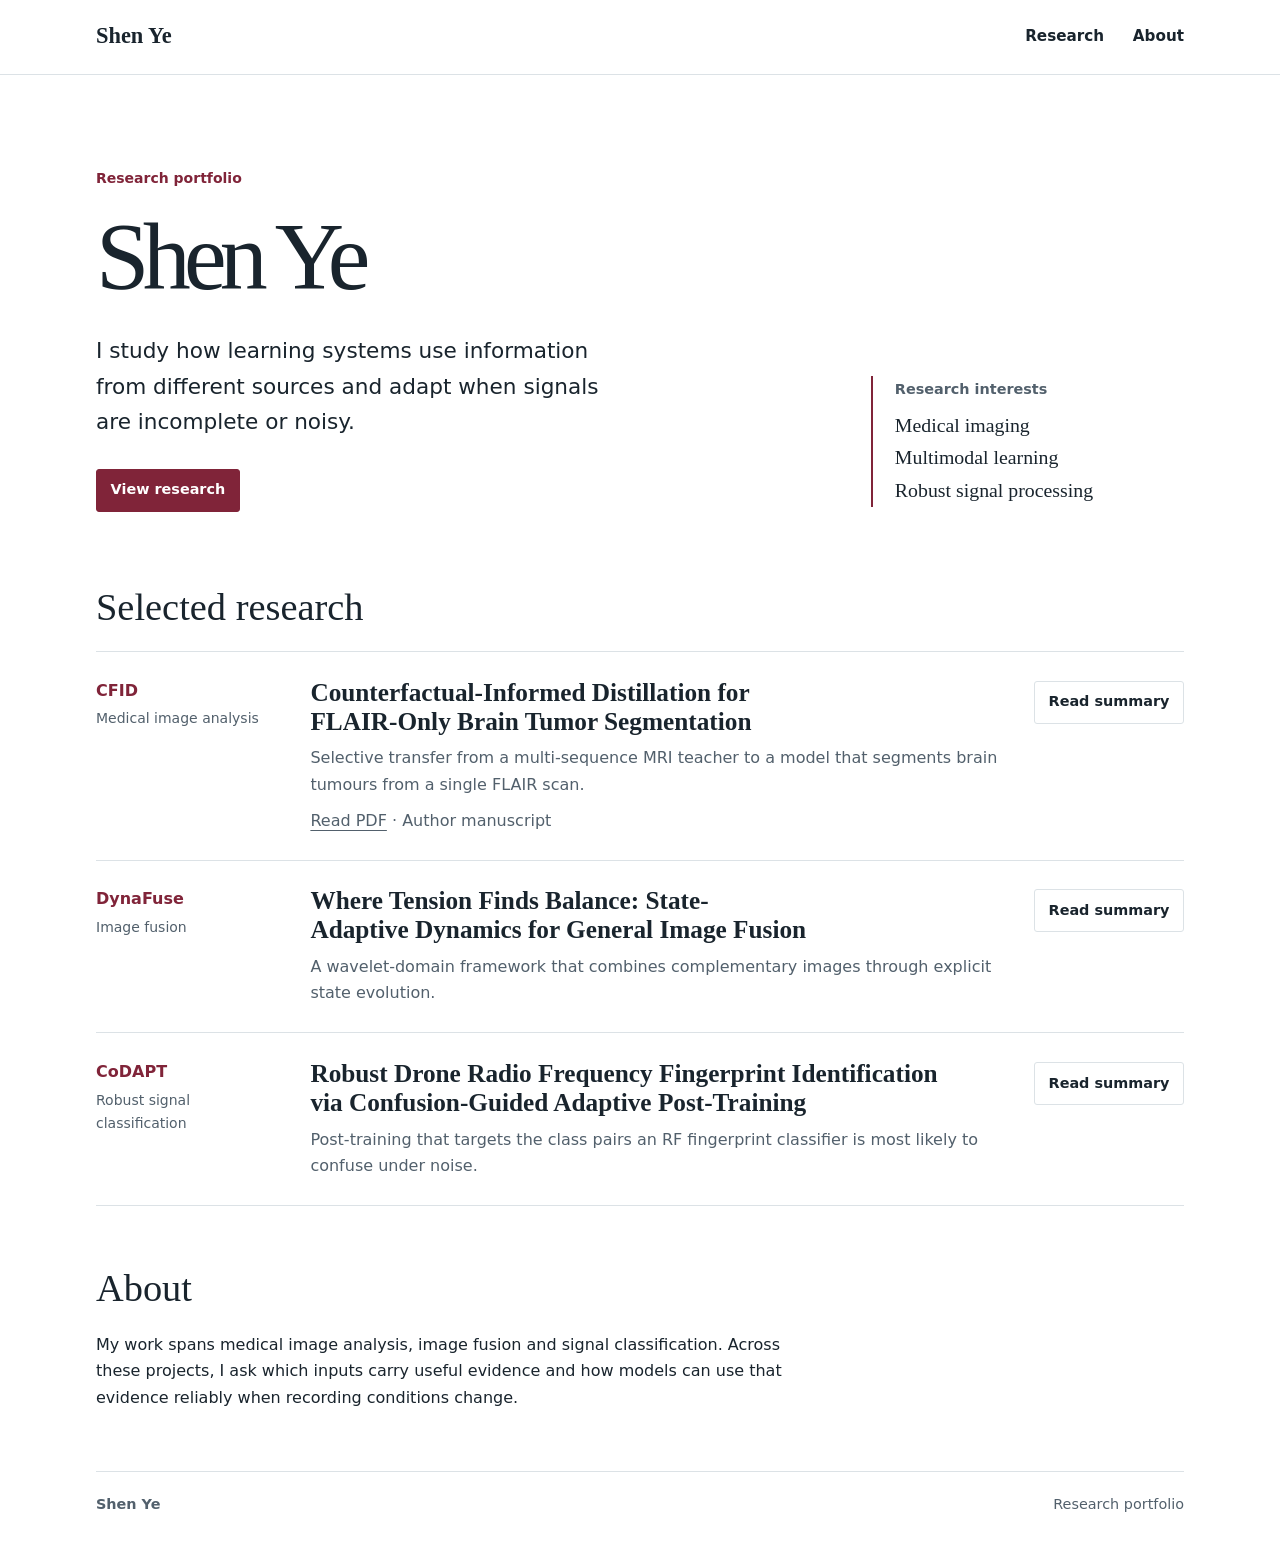
<file: index.html>
<!doctype html>
<html lang="en-GB">
<head>
  <meta charset="utf-8">
  <meta name="viewport" content="width=device-width, initial-scale=1">
  <meta name="description" content="Selected research by Shen Ye in medical imaging, multimodal learning and robust signal processing.">
  <title>Shen Ye | Research</title>
  <link rel="stylesheet" href="style.css">
</head>
<body>
  <a class="skip" href="#main">Skip to content</a>
  <header class="top"><div class="shell nav">
    <a class="wordmark" href="./">Shen Ye</a>
    <nav aria-label="Main navigation"><a href="#research">Research</a><a href="#about">About</a></nav>
  </div></header>
  <main id="main" class="shell"><section class="hero" aria-labelledby="page-title">
  <div class="hero-copy">
    <p class="eyebrow">Research portfolio</p>
    <h1 id="page-title">Shen Ye</h1>
    <p class="intro">I study how learning systems use information from different sources and adapt when signals are incomplete or noisy.</p>
    <a class="button primary" href="#research">View research</a>
  </div>
  <div class="hero-note" aria-label="Research areas">
    <span>Research interests</span>
    <p>Medical imaging<br>Multimodal learning<br>Robust signal processing</p>
  </div>
</section>
<section class="research" id="research" aria-labelledby="research-heading">
  <h2 id="research-heading">Selected research</h2>
  <div class="papers"><article class="paper">
  <div class="paper-meta"><span class="paper-code">CFID</span><span>Medical image analysis</span></div>
  <div><h3><a href="cfid.html">Counterfactual-Informed Distillation for FLAIR-Only Brain Tumor Segmentation</a></h3><p>Selective transfer from a multi-sequence MRI teacher to a model that segments brain tumours from a single FLAIR scan.</p><p><a href="cfid.pdf" aria-label="Read the CFID manuscript PDF">Read PDF</a> <span>· Author manuscript</span></p></div>
  <a class="button" href="cfid.html" aria-label="Read about CFID">Read summary</a>
</article>
<article class="paper">
  <div class="paper-meta"><span class="paper-code">DynaFuse</span><span>Image fusion</span></div>
  <div><h3><a href="dynafuse.html">Where Tension Finds Balance: State-Adaptive Dynamics for General Image Fusion</a></h3><p>A wavelet-domain framework that combines complementary images through explicit state evolution.</p></div>
  <a class="button" href="dynafuse.html" aria-label="Read about DynaFuse">Read summary</a>
</article>
<article class="paper">
  <div class="paper-meta"><span class="paper-code">CoDAPT</span><span>Robust signal classification</span></div>
  <div><h3><a href="codapt.html">Robust Drone Radio Frequency Fingerprint Identification via Confusion-Guided Adaptive Post-Training</a></h3><p>Post-training that targets the class pairs an RF fingerprint classifier is most likely to confuse under noise.</p></div>
  <a class="button" href="codapt.html" aria-label="Read about CoDAPT">Read summary</a>
</article></div>
</section>
<section class="about" id="about" aria-labelledby="about-heading">
  <h2 id="about-heading">About</h2>
  <p>My work spans medical image analysis, image fusion and signal classification. Across these projects, I ask which inputs carry useful evidence and how models can use that evidence reliably when recording conditions change.</p>
</section></main>
  <footer class="shell footer"><a href="./">Shen Ye</a><span>Research portfolio</span></footer>
</body>
</html>
</file>
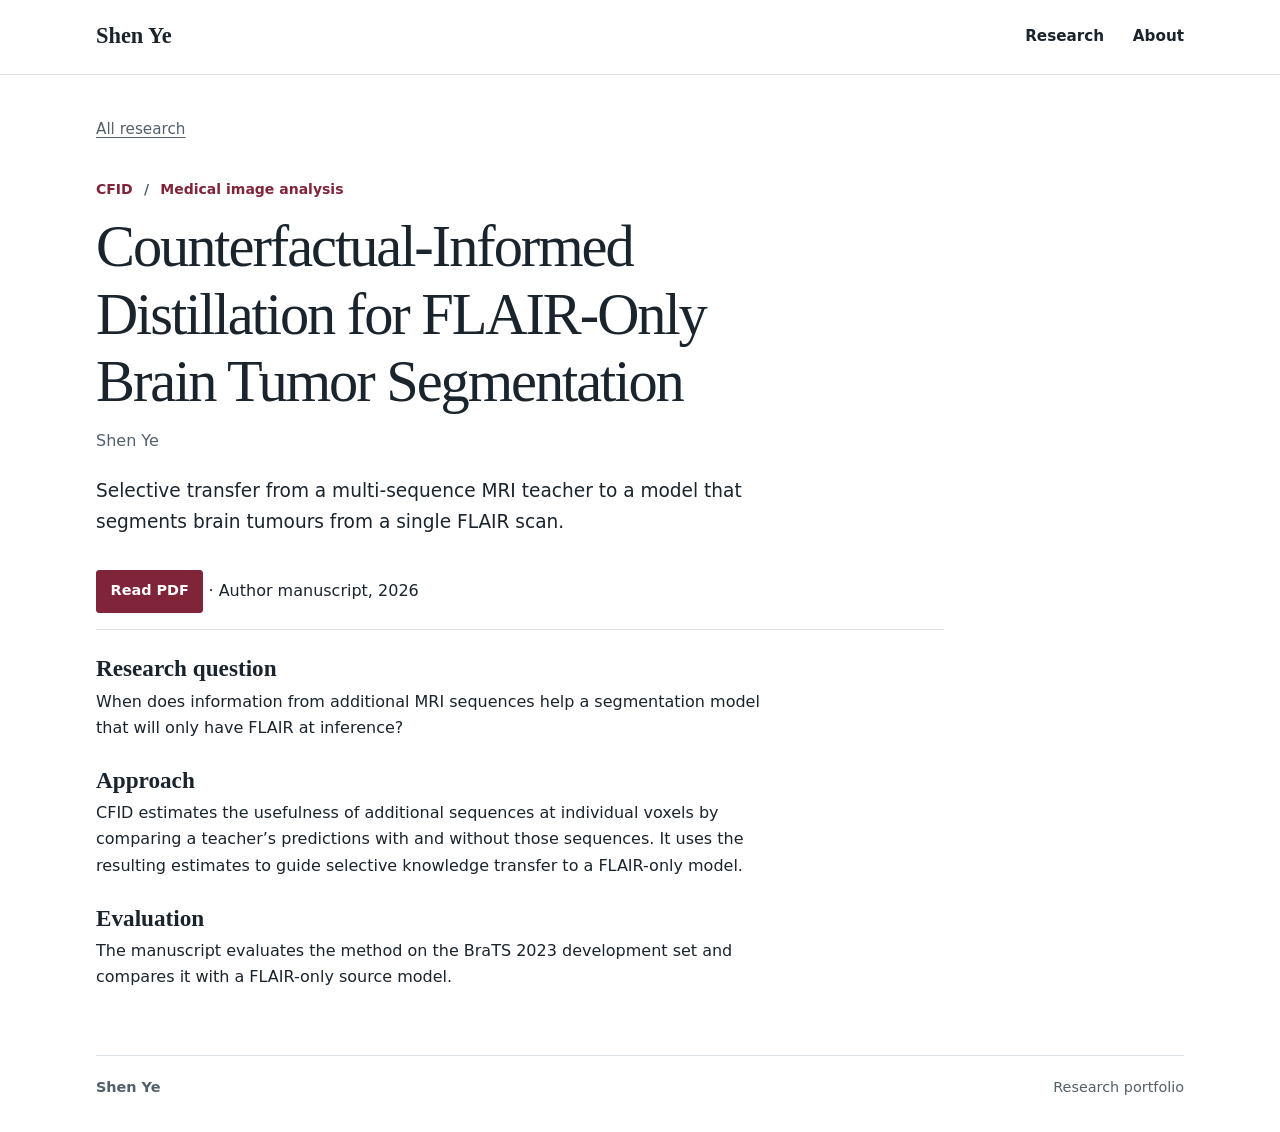
<file: cfid.html>
<!doctype html>
<html lang="en-GB">
<head>
  <meta charset="utf-8">
  <meta name="viewport" content="width=device-width, initial-scale=1">
  <meta name="description" content="Selective transfer from a multi-sequence MRI teacher to a model that segments brain tumours from a single FLAIR scan.">
  <title>CFID | Shen Ye</title>
  <link rel="stylesheet" href="./style.css">
</head>
<body>
  <a class="skip" href="#main">Skip to content</a>
  <header class="top"><div class="shell nav">
    <a class="wordmark" href="./">Shen Ye</a>
    <nav aria-label="Main navigation"><a href="./#research">Research</a><a href="./#about">About</a></nav>
  </div></header>
  <main id="main" class="shell"><article class="detail">
    <a class="back" href="./#research">All research</a>
    <p class="eyebrow">CFID <span aria-hidden="true">/</span> Medical image analysis</p>
    <h1>Counterfactual-Informed Distillation for FLAIR-Only Brain Tumor Segmentation</h1>
    <p class="author">Shen Ye</p>
    <p class="detail-intro">Selective transfer from a multi-sequence MRI teacher to a model that segments brain tumours from a single FLAIR scan.</p>
    <p><a class="button primary" href="cfid.pdf">Read PDF</a> <span>· Author manuscript, 2026</span></p><div class="detail-body">
      <section><h2>Research question</h2><p>When does information from additional MRI sequences help a segmentation model that will only have FLAIR at inference?</p></section>
      <section><h2>Approach</h2><p>CFID estimates the usefulness of additional sequences at individual voxels by comparing a teacher’s predictions with and without those sequences. It uses the resulting estimates to guide selective knowledge transfer to a FLAIR-only model.</p></section>
      <section><h2>Evaluation</h2><p>The manuscript evaluates the method on the BraTS 2023 development set and compares it with a FLAIR-only source model.</p></section>
    </div>
  </article></main>
  <footer class="shell footer"><a href="./">Shen Ye</a><span>Research portfolio</span></footer>
</body>
</html>
</file>
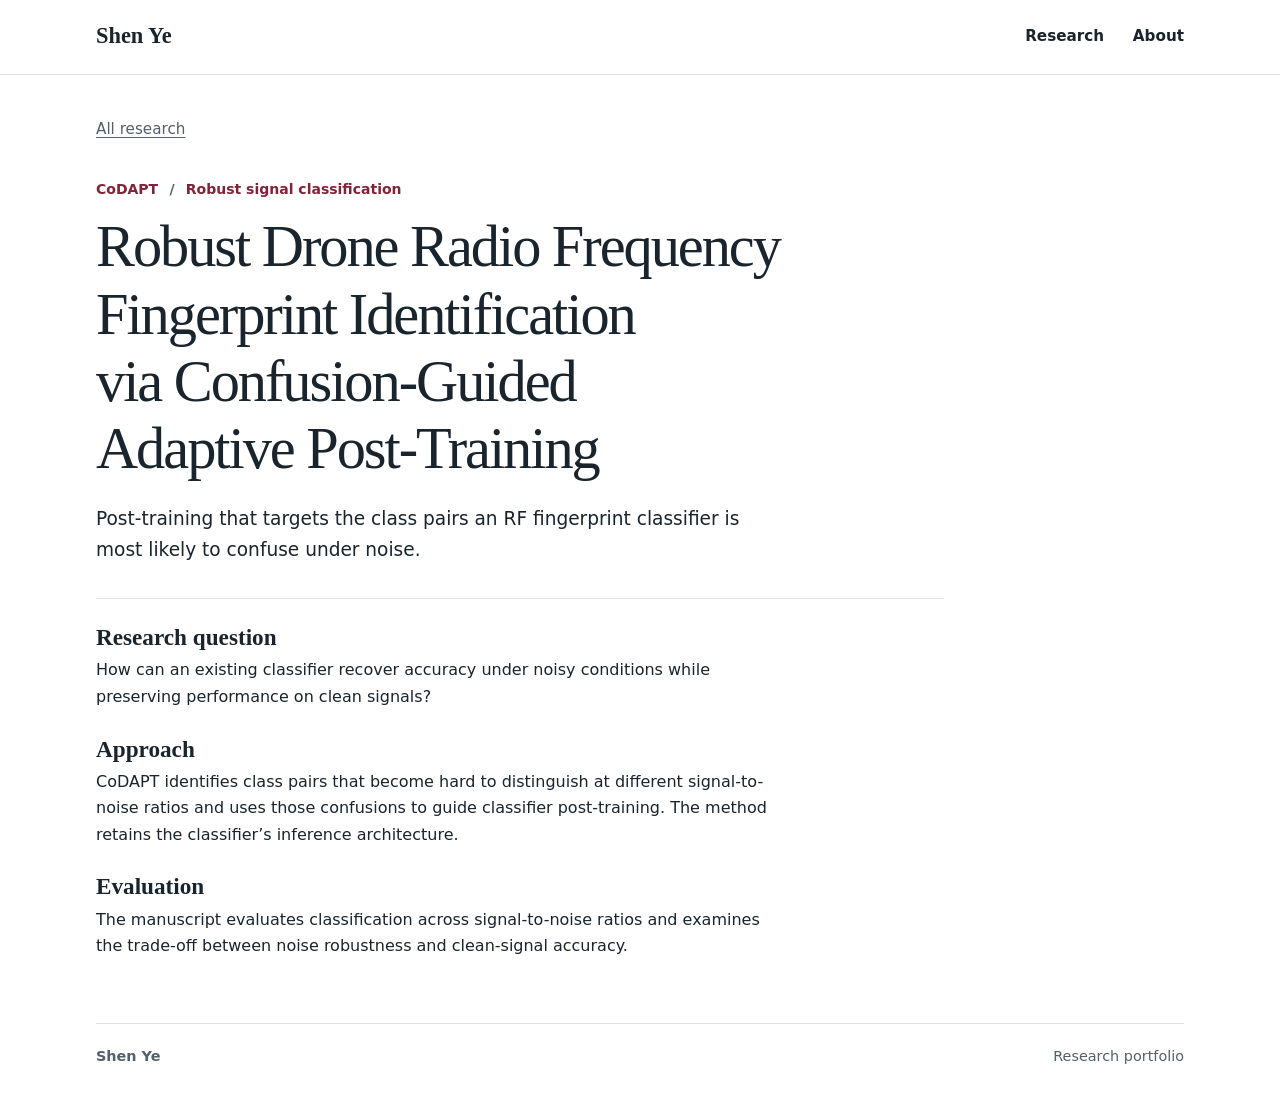
<file: codapt.html>
<!doctype html>
<html lang="en-GB">
<head>
  <meta charset="utf-8">
  <meta name="viewport" content="width=device-width, initial-scale=1">
  <meta name="description" content="Post-training that targets the class pairs an RF fingerprint classifier is most likely to confuse under noise.">
  <title>CoDAPT | Shen Ye</title>
  <link rel="stylesheet" href="./style.css">
</head>
<body>
  <a class="skip" href="#main">Skip to content</a>
  <header class="top"><div class="shell nav">
    <a class="wordmark" href="./">Shen Ye</a>
    <nav aria-label="Main navigation"><a href="./#research">Research</a><a href="./#about">About</a></nav>
  </div></header>
  <main id="main" class="shell"><article class="detail">
    <a class="back" href="./#research">All research</a>
    <p class="eyebrow">CoDAPT <span aria-hidden="true">/</span> Robust signal classification</p>
    <h1>Robust Drone Radio Frequency Fingerprint Identification via Confusion-Guided Adaptive Post-Training</h1>
    
    <p class="detail-intro">Post-training that targets the class pairs an RF fingerprint classifier is most likely to confuse under noise.</p>
    <div class="detail-body">
      <section><h2>Research question</h2><p>How can an existing classifier recover accuracy under noisy conditions while preserving performance on clean signals?</p></section>
      <section><h2>Approach</h2><p>CoDAPT identifies class pairs that become hard to distinguish at different signal-to-noise ratios and uses those confusions to guide classifier post-training. The method retains the classifier’s inference architecture.</p></section>
      <section><h2>Evaluation</h2><p>The manuscript evaluates classification across signal-to-noise ratios and examines the trade-off between noise robustness and clean-signal accuracy.</p></section>
    </div>
  </article></main>
  <footer class="shell footer"><a href="./">Shen Ye</a><span>Research portfolio</span></footer>
</body>
</html>
</file>
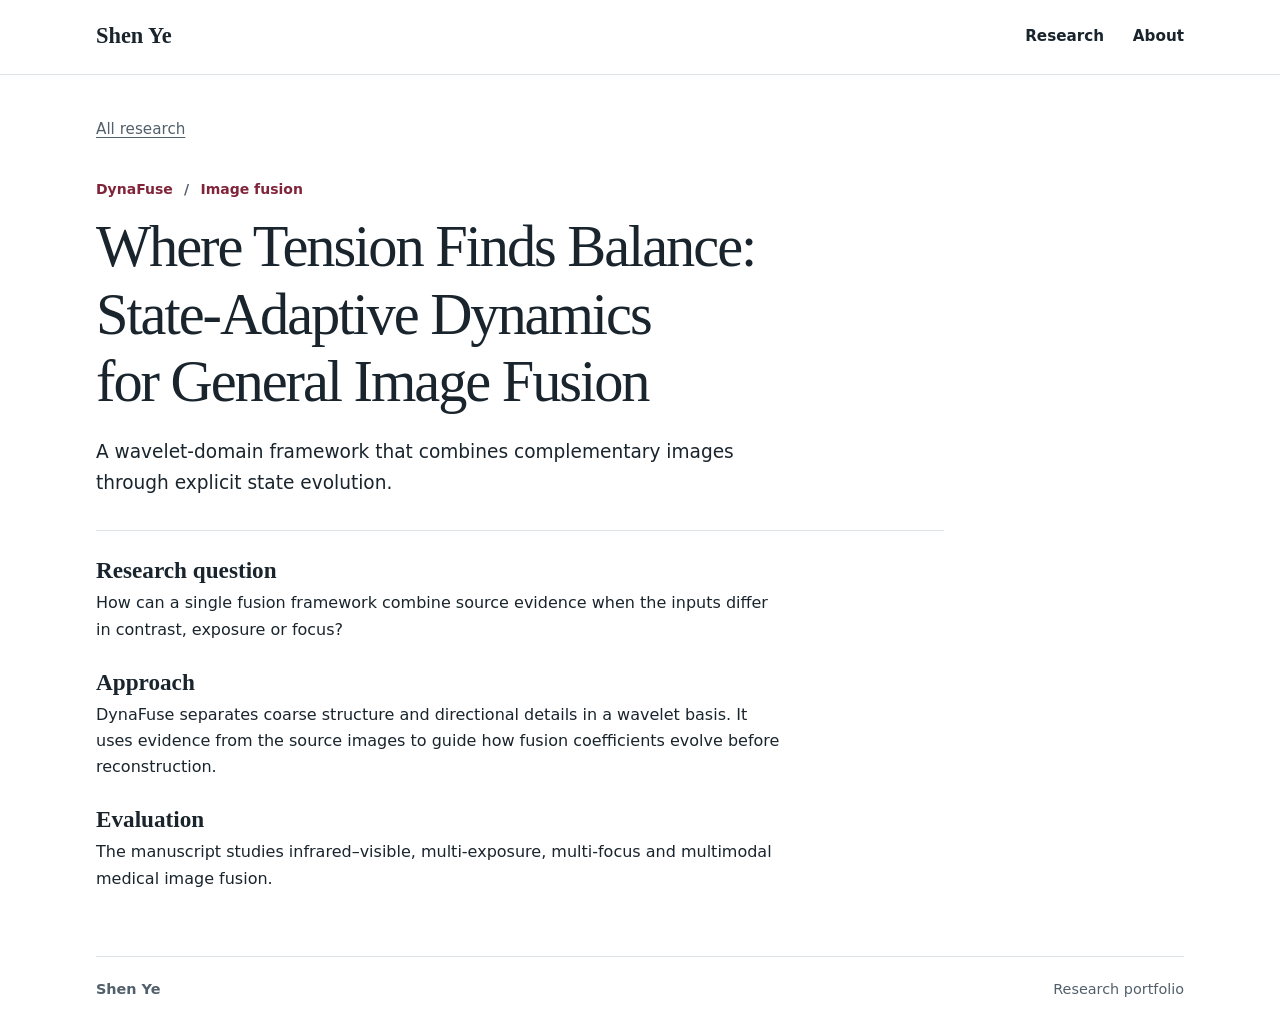
<file: dynafuse.html>
<!doctype html>
<html lang="en-GB">
<head>
  <meta charset="utf-8">
  <meta name="viewport" content="width=device-width, initial-scale=1">
  <meta name="description" content="A wavelet-domain framework that combines complementary images through explicit state evolution.">
  <title>DynaFuse | Shen Ye</title>
  <link rel="stylesheet" href="./style.css">
</head>
<body>
  <a class="skip" href="#main">Skip to content</a>
  <header class="top"><div class="shell nav">
    <a class="wordmark" href="./">Shen Ye</a>
    <nav aria-label="Main navigation"><a href="./#research">Research</a><a href="./#about">About</a></nav>
  </div></header>
  <main id="main" class="shell"><article class="detail">
    <a class="back" href="./#research">All research</a>
    <p class="eyebrow">DynaFuse <span aria-hidden="true">/</span> Image fusion</p>
    <h1>Where Tension Finds Balance: State-Adaptive Dynamics for General Image Fusion</h1>
    
    <p class="detail-intro">A wavelet-domain framework that combines complementary images through explicit state evolution.</p>
    <div class="detail-body">
      <section><h2>Research question</h2><p>How can a single fusion framework combine source evidence when the inputs differ in contrast, exposure or focus?</p></section>
      <section><h2>Approach</h2><p>DynaFuse separates coarse structure and directional details in a wavelet basis. It uses evidence from the source images to guide how fusion coefficients evolve before reconstruction.</p></section>
      <section><h2>Evaluation</h2><p>The manuscript studies infrared–visible, multi-exposure, multi-focus and multimodal medical image fusion.</p></section>
    </div>
  </article></main>
  <footer class="shell footer"><a href="./">Shen Ye</a><span>Research portfolio</span></footer>
</body>
</html>
</file>
<file: style.css>
:root {
  color-scheme: light;
  --paper: #fff;
  --ink: #19242d;
  --muted: #52606c;
  --accent: #802439;
  --line: #dce2e6;
  --serif: Georgia, 'Times New Roman', serif;
  font-family: system-ui, sans-serif;
  scroll-behavior: smooth;
}
*, *::before, *::after { box-sizing: border-box; }
body { margin: 0; color: var(--ink); background: var(--paper); line-height: 1.65; }
a { color: inherit; text-decoration-thickness: 1px; text-underline-offset: .22em; }
a:hover { color: var(--accent); }
:focus-visible { outline: 2px solid var(--accent); outline-offset: 5px; }
.shell { width: min(68rem, calc(100% - 5rem)); margin-inline: auto; }
.skip { position: absolute; top: 1rem; left: 1rem; transform: translateY(-150%); background: white; padding: .6rem 1rem; z-index: 3; }
.skip:focus { transform: none; }
.top { border-bottom: 1px solid var(--line); }
.nav { min-height: 4.6rem; display: flex; align-items: center; justify-content: space-between; gap: 1.5rem; }
.wordmark { font-family: var(--serif); font-size: 1.4rem; font-weight: 700; text-decoration: none; }
nav { display: flex; gap: 1.8rem; }
nav a { font-size: .95rem; font-weight: 600; text-decoration: none; }
.hero { display: grid; grid-template-columns: minmax(0, 1fr) minmax(15rem, .43fr); align-items: end; gap: 3rem; padding: 5.8rem 0 4.6rem; }
.eyebrow { margin: 0 0 .75rem; color: var(--accent); font-size: .875rem; font-weight: 700; }
h1, h2, h3 { font-family: var(--serif); line-height: 1.15; margin: 0; text-wrap: balance; }
.hero h1 { font-size: clamp(3.35rem, 8vw, 6rem); font-weight: 500; letter-spacing: -.07em; }
.intro { max-width: 34rem; font-size: clamp(1.12rem, 1.8vw, 1.35rem); margin: 1.25rem 0 1.8rem; }
.hero-note { border-left: 2px solid var(--accent); padding-left: 1.35rem; margin-bottom: .3rem; }
.hero-note span { color: var(--muted); font-size: .9rem; font-weight: 600; }
.hero-note p { font-family: var(--serif); font-size: 1.24rem; margin: .4rem 0 0; }
.button { display: inline-flex; width: max-content; align-items: center; justify-content: center; min-height: 2.7rem; padding: .45rem .85rem; border: 1px solid var(--line); border-radius: 3px; font-size: .9rem; font-weight: 650; text-decoration: none; white-space: nowrap; }
.button:hover { border-color: var(--accent); }
.primary { background: var(--accent); color: white; border-color: var(--accent); }
.primary:hover { background: #64192d; color: white; }
.research h2, .about h2 { font-size: clamp(1.85rem, 3vw, 2.55rem); font-weight: 500; margin-bottom: 1.35rem; }
.paper { display: grid; grid-template-columns: 11.75rem minmax(0, 1fr) auto; gap: 1.65rem; align-items: start; padding: 1.6rem 0; border-top: 1px solid var(--line); }
.paper:last-child { border-bottom: 1px solid var(--line); }
.paper-meta { display: grid; gap: .2rem; color: var(--muted); font-size: .875rem; }
.paper-code { color: var(--accent); font-weight: 700; font-size: 1rem; }
.paper h3 { font-size: clamp(1.24rem, 2.2vw, 1.58rem); }
.paper h3 a { text-decoration: none; }
.paper p { color: var(--muted); margin: .6rem 0 0; }
.paper .button { margin-top: .18rem; }
.about { padding: 3.75rem 0; }
.about p, .detail-body p { max-width: 43rem; margin: 0; }
.footer { padding: 1.3rem 0 2rem; border-top: 1px solid var(--line); display: flex; gap: 1rem; justify-content: space-between; color: var(--muted); font-size: .9rem; }
.footer a { text-decoration: none; font-weight: 600; }
.detail { max-width: 53rem; padding: 2.6rem 0 4rem; }
.back { display: inline-block; margin: 0 0 2.25rem; color: var(--muted); font-size: .95rem; }
.detail h1 { font-size: clamp(2rem, 4.8vw, 3.65rem); font-weight: 500; letter-spacing: -.035em; }
.detail .eyebrow span { margin: 0 .4rem; color: var(--muted); }
.author { color: var(--muted); margin: .8rem 0 0; }
.detail-intro { font-size: 1.16rem; margin: 1.4rem 0 2rem; max-width: 43rem; }
.detail-body { display: grid; gap: 1.6rem; border-top: 1px solid var(--line); padding-top: 1.6rem; }
.detail-body h2 { font-size: 1.45rem; margin-bottom: .4rem; }
@media (max-width: 50rem) {
  .shell { width: calc(100% - 3rem); }
  .hero { gap: 2rem; padding-top: 4rem; }
  .paper { grid-template-columns: 8rem minmax(0, 1fr); }
  .paper .button { grid-column: 2; }
}
@media (max-width: 36rem) {
  .shell { width: calc(100% - 2.25rem); }
  .nav { min-height: 3.9rem; }
  nav { gap: 1rem; }
  .hero { grid-template-columns: 1fr; padding: 3rem 0 2.7rem; }
  .hero-note { margin-top: .25rem; }
  .paper { grid-template-columns: 1fr; gap: .7rem; }
  .paper-meta { display: flex; flex-wrap: wrap; gap: .55rem 1rem; align-items: baseline; }
  .paper .button { grid-column: auto; }
  .about { padding: 2.7rem 0; }
}
@media (prefers-reduced-motion: reduce) { :root { scroll-behavior: auto; } }
</file>
